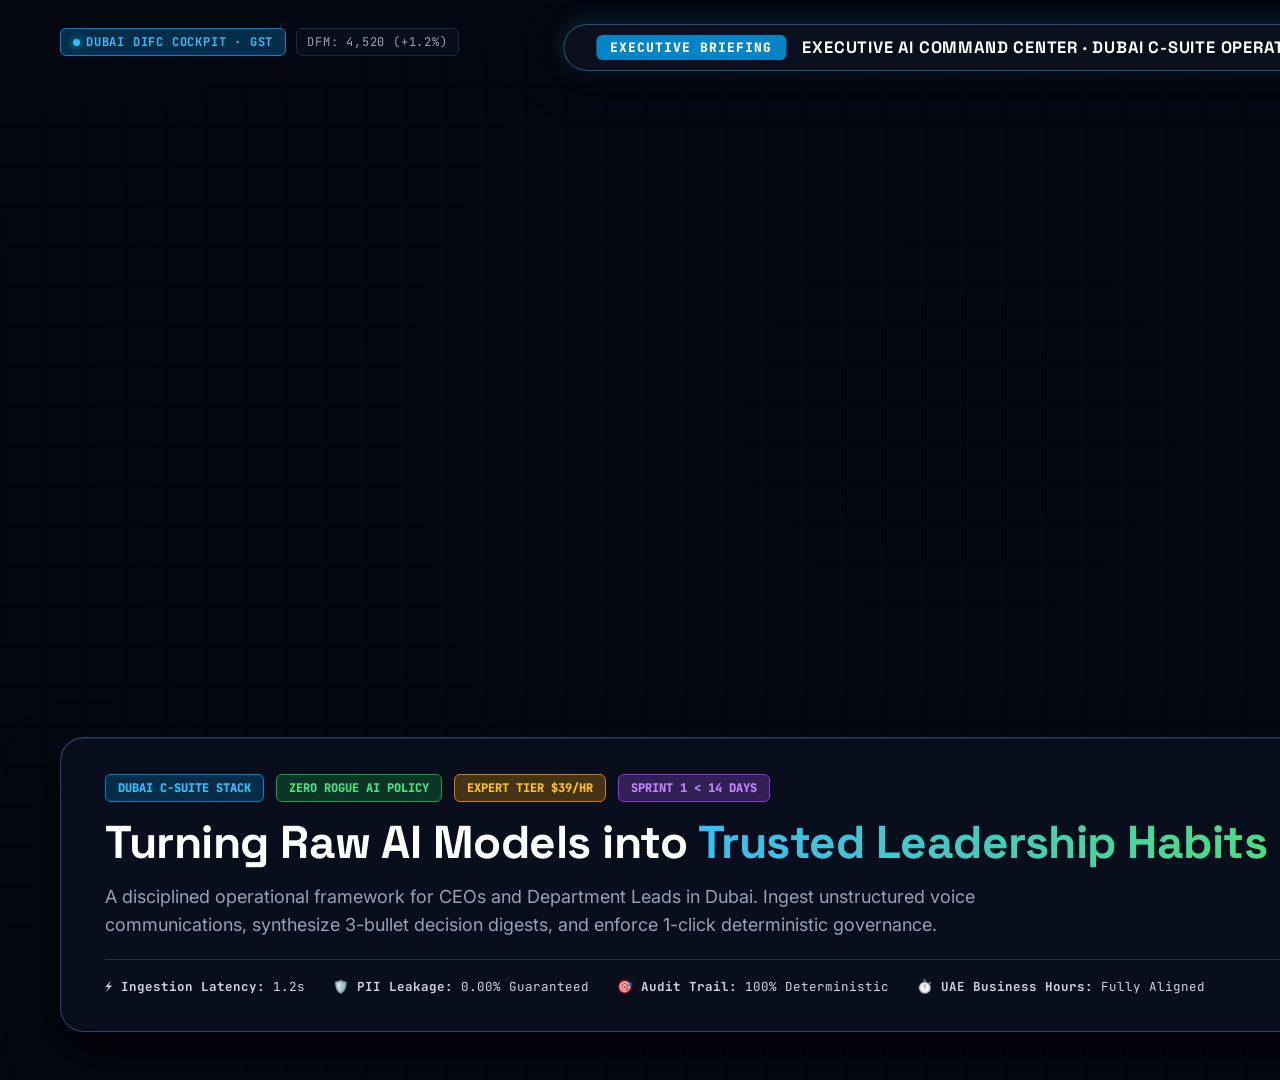
<file: assets/scenes/scene1.html>
<!DOCTYPE html>
<html lang="en">
<head>
<meta charset="UTF-8">
<style>
  @import url('https://fonts.googleapis.com/css2?family=Inter:wght@400;500;600;700;800&family=JetBrains+Mono:wght@500;700;800&family=Space+Grotesk:wght@600;700;800&family=Plus+Jakarta+Sans:wght@700;800&display=swap');
  * { box-sizing: border-box; margin: 0; padding: 0; }
  body {
    width: 1920px;
    height: 1080px;
    overflow: hidden;
    background: #040711;
    color: #F8FAFC;
    font-family: 'Inter', sans-serif;
    position: relative;
    -webkit-font-smoothing: antialiased;
    background-image: 
      linear-gradient(rgba(30, 41, 59, 0.22) 1px, transparent 1px),
      linear-gradient(90deg, rgba(30, 41, 59, 0.22) 1px, transparent 1px);
    background-size: 40px 40px;
  }
  .hud-pill {
    position: absolute;
    top: 24px;
    left: 50%;
    transform: translateX(-50%);
    background: rgba(10, 16, 30, 0.96);
    border: 1px solid rgba(56, 189, 248, 0.4);
    box-shadow: 0 12px 36px rgba(0,0,0,0.7), 0 0 24px rgba(56, 189, 248, 0.25);
    border-radius: 9999px;
    padding: 10px 32px;
    display: flex;
    align-items: center;
    gap: 16px;
    z-index: 50;
  }
  .hud-tag {
    font-family: 'JetBrains Mono', monospace;
    font-size: 13px;
    font-weight: 800;
    padding: 4px 14px;
    border-radius: 6px;
    letter-spacing: 1px;
    text-transform: uppercase;
  }
  .hud-title {
    font-family: 'Space Grotesk', sans-serif;
    font-size: 16.5px;
    font-weight: 700;
    letter-spacing: 0.8px;
    color: #FFFFFF;
  }
  .glass-card {
    background: rgba(10, 16, 30, 0.92);
    backdrop-filter: blur(24px);
    border: 1px solid rgba(51, 65, 85, 0.7);
    box-shadow: 0 20px 50px rgba(0, 0, 0, 0.7), inset 0 1px 0 rgba(255, 255, 255, 0.08);
  }
  .glow-cyan {
    box-shadow: 0 0 40px rgba(56, 189, 248, 0.25);
  }
  .glow-emerald {
    box-shadow: 0 0 40px rgba(34, 197, 94, 0.25);
  }
  .glow-amber {
    box-shadow: 0 0 40px rgba(245, 158, 11, 0.25);
  }
</style>
</head>

<body>
  <div style="position:absolute;inset:0;background:url('file:///W:/workspaces antigravity/opportunity-cockpit-showcase/assets/hero_executive_dubai.jpg') center/cover no-repeat;filter:brightness(0.66) contrast(1.15);"></div>
  <div style="position:absolute;inset:0;background:radial-gradient(circle at 50% 40%, rgba(4,7,17,0.3) 0%, rgba(4,7,17,0.88) 100%);"></div>
  <div style="position:absolute;top:0;left:0;right:0;height:120px;background:linear-gradient(180deg, rgba(4,7,17,0.92) 0%, transparent 100%);"></div>

  <!-- Top Financial / Operations HUD Ticker -->
  <div style="position:absolute;top:28px;left:60px;font-family:'JetBrains Mono';font-size:12px;color:#94A3B8;letter-spacing:0.8px;display:flex;align-items:center;gap:10px;">
    <span style="display:flex;align-items:center;gap:6px;background:rgba(2,132,199,0.3);border:1px solid #0284C7;color:#38BDF8;padding:5px 12px;border-radius:6px;font-weight:700;">
      <span style="width:7px;height:7px;border-radius:50%;background:#38BDF8;box-shadow:0 0 8px #38BDF8;"></span>
      DUBAI DIFC COCKPIT · GST
    </span>
    <span style="background:rgba(10,16,30,0.85);padding:5px 10px;border-radius:6px;border:1px solid #1E293B;">DFM: 4,520 (+1.2%)</span>
  </div>

  <div class="hud-pill">
    <span class="hud-tag" style="background:#0284C7;color:#FFFFFF;">EXECUTIVE BRIEFING</span>
    <span class="hud-title">EXECUTIVE AI COMMAND CENTER · DUBAI C-SUITE OPERATIONS</span>
  </div>

  <div style="position:absolute;top:28px;right:60px;font-family:'JetBrains Mono';font-size:12px;color:#4ADE80;letter-spacing:1px;font-weight:700;display:flex;align-items:center;gap:8px;background:rgba(22,163,74,0.2);border:1px solid #16A34A;padding:5px 14px;border-radius:6px;">
    <span style="width:7px;height:7px;border-radius:50%;background:#4ADE80;box-shadow:0 0 8px #4ADE80;"></span>
    SOVEREIGN GOVERNANCE ACTIVE
  </div>

  <!-- Bottom Hero Bar -->
  <div style="position:absolute;bottom:48px;left:60px;right:60px;display:flex;justify-content:space-between;align-items:flex-end;gap:30px;">
    <div class="glass-card" style="flex:1;border-radius:24px;padding:36px 44px;border:1px solid rgba(56,189,248,0.35);">
      <div style="display:flex;gap:12px;margin-bottom:14px;flex-wrap:wrap;">
        <span style="font-family:'JetBrains Mono';font-size:12px;font-weight:800;background:rgba(2,132,199,0.25);color:#38BDF8;padding:5px 12px;border-radius:6px;border:1px solid #0284C7;">DUBAI C-SUITE STACK</span>
        <span style="font-family:'JetBrains Mono';font-size:12px;font-weight:800;background:rgba(22,163,74,0.25);color:#4ADE80;padding:5px 12px;border-radius:6px;border:1px solid #16A34A;">ZERO ROGUE AI POLICY</span>
        <span style="font-family:'JetBrains Mono';font-size:12px;font-weight:800;background:rgba(245,158,11,0.25);color:#FBBF24;padding:5px 12px;border-radius:6px;border:1px solid #D97706;">EXPERT TIER $39/HR</span>
        <span style="font-family:'JetBrains Mono';font-size:12px;font-weight:800;background:rgba(168,85,247,0.25);color:#C084FC;padding:5px 12px;border-radius:6px;border:1px solid #9333EA;">SPRINT 1 &lt; 14 DAYS</span>
      </div>
      <h1 style="font-family:'Space Grotesk';font-size:46px;font-weight:800;line-height:1.15;color:#FFFFFF;margin-bottom:14px;letter-spacing:-0.5px;">
        Turning Raw AI Models into <span style="background:linear-gradient(90deg, #38BDF8, #4ADE80);-webkit-background-clip:text;-webkit-text-fill-color:transparent;">Trusted Leadership Habits</span>
      </h1>
      <p style="font-size:18px;color:#94A3B8;line-height:1.55;max-width:980px;">
        A disciplined operational framework for CEOs and Department Leads in Dubai. Ingest unstructured voice communications, synthesize 3-bullet decision digests, and enforce 1-click deterministic governance.
      </p>
      <div style="display:flex;gap:28px;margin-top:20px;padding-top:18px;border-top:1px solid rgba(51,65,85,0.7);font-family:'JetBrains Mono';font-size:12.5px;color:#CBD5E1;">
        <span>⚡ <strong>Ingestion Latency:</strong> 1.2s</span>
        <span>🛡️ <strong>PII Leakage:</strong> 0.00% Guaranteed</span>
        <span>🎯 <strong>Audit Trail:</strong> 100% Deterministic</span>
        <span>⏱️ <strong>UAE Business Hours:</strong> Fully Aligned</span>
      </div>
    </div>

    <!-- Right Metric Badges -->
    <div style="display:flex;flex-direction:column;gap:18px;">
      <div class="glass-card glow-emerald" style="border-radius:20px;padding:24px 34px;text-align:center;min-width:260px;border:1.5px solid rgba(34,197,94,0.5);">
        <div style="font-family:'JetBrains Mono';font-size:44px;font-weight:800;color:#4ADE80;line-height:1;">5–10h</div>
        <div style="font-size:13px;font-weight:700;color:#94A3B8;text-transform:uppercase;margin-top:8px;letter-spacing:0.5px;">Weekly Recovered</div>
        <div style="font-family:'JetBrains Mono';font-size:11.5px;color:#16A34A;margin-top:4px;font-weight:800;">SPRINT 01 QUICK-WIN</div>
      </div>
      <div class="glass-card glow-cyan" style="border-radius:20px;padding:24px 34px;text-align:center;min-width:260px;border:1.5px solid rgba(56,189,248,0.5);">
        <div style="font-family:'JetBrains Mono';font-size:44px;font-weight:800;color:#38BDF8;line-height:1;">100%</div>
        <div style="font-size:13px;font-weight:700;color:#94A3B8;text-transform:uppercase;margin-top:8px;letter-spacing:0.5px;">Deterministic</div>
        <div style="font-family:'JetBrains Mono';font-size:11.5px;color:#0284C7;margin-top:4px;font-weight:800;">1-CLICK HUMAN GATE</div>
      </div>
    </div>
  </div>
</body>
</html>
</file>
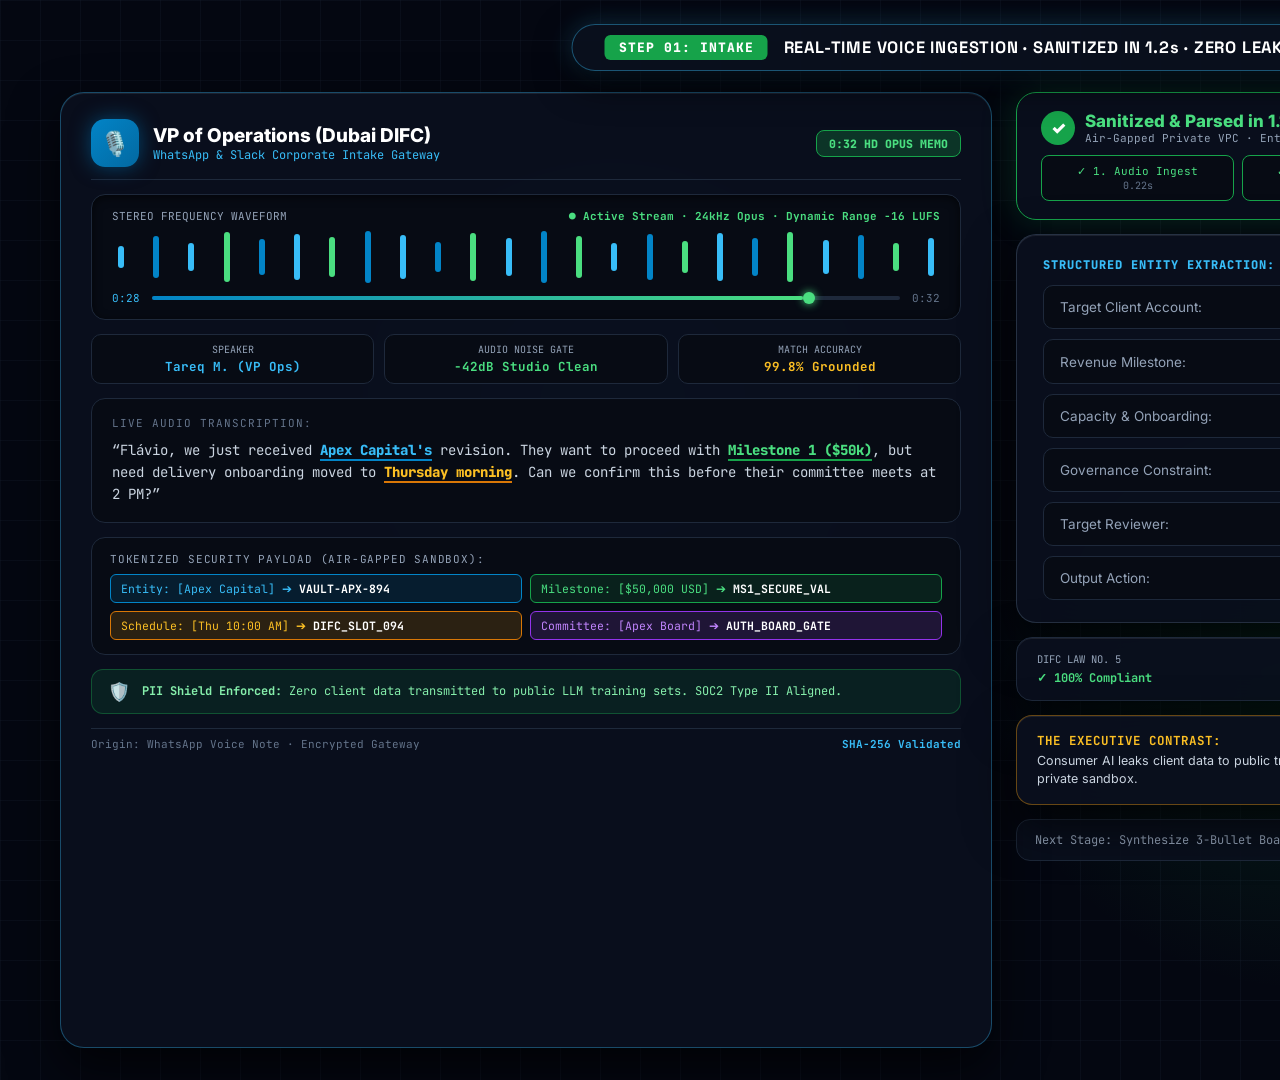
<file: assets/scenes/scene2.html>
<!DOCTYPE html>
<html lang="en">
<head>
<meta charset="UTF-8">
<style>
  @import url('https://fonts.googleapis.com/css2?family=Inter:wght@400;500;600;700;800&family=JetBrains+Mono:wght@500;700;800&family=Space+Grotesk:wght@600;700;800&family=Plus+Jakarta+Sans:wght@700;800&display=swap');
  * { box-sizing: border-box; margin: 0; padding: 0; }
  body {
    width: 1920px;
    height: 1080px;
    overflow: hidden;
    background: #040711;
    color: #F8FAFC;
    font-family: 'Inter', sans-serif;
    position: relative;
    -webkit-font-smoothing: antialiased;
    background-image: 
      linear-gradient(rgba(30, 41, 59, 0.22) 1px, transparent 1px),
      linear-gradient(90deg, rgba(30, 41, 59, 0.22) 1px, transparent 1px);
    background-size: 40px 40px;
  }
  .hud-pill {
    position: absolute;
    top: 24px;
    left: 50%;
    transform: translateX(-50%);
    background: rgba(10, 16, 30, 0.96);
    border: 1px solid rgba(56, 189, 248, 0.4);
    box-shadow: 0 12px 36px rgba(0,0,0,0.7), 0 0 24px rgba(56, 189, 248, 0.25);
    border-radius: 9999px;
    padding: 10px 32px;
    display: flex;
    align-items: center;
    gap: 16px;
    z-index: 50;
  }
  .hud-tag {
    font-family: 'JetBrains Mono', monospace;
    font-size: 13px;
    font-weight: 800;
    padding: 4px 14px;
    border-radius: 6px;
    letter-spacing: 1px;
    text-transform: uppercase;
  }
  .hud-title {
    font-family: 'Space Grotesk', sans-serif;
    font-size: 16.5px;
    font-weight: 700;
    letter-spacing: 0.8px;
    color: #FFFFFF;
  }
  .glass-card {
    background: rgba(10, 16, 30, 0.92);
    backdrop-filter: blur(24px);
    border: 1px solid rgba(51, 65, 85, 0.7);
    box-shadow: 0 20px 50px rgba(0, 0, 0, 0.7), inset 0 1px 0 rgba(255, 255, 255, 0.08);
  }
  .glow-cyan {
    box-shadow: 0 0 40px rgba(56, 189, 248, 0.25);
  }
  .glow-emerald {
    box-shadow: 0 0 40px rgba(34, 197, 94, 0.25);
  }
  .glow-amber {
    box-shadow: 0 0 40px rgba(245, 158, 11, 0.25);
  }
</style>
</head>

<body>
  <div style="position:absolute;top:8%;left:15%;width:650px;height:650px;background:radial-gradient(circle, rgba(2,132,199,0.18) 0%, transparent 70%);pointer-events:none;"></div>
  <div style="position:absolute;bottom:8%;right:15%;width:650px;height:650px;background:radial-gradient(circle, rgba(22,163,74,0.16) 0%, transparent 70%);pointer-events:none;"></div>

  <div class="hud-pill">
    <span class="hud-tag" style="background:#16A34A;color:#FFFFFF;">STEP 01: INTAKE</span>
    <span class="hud-title">REAL-TIME VOICE INGESTION · SANITIZED IN 1.2s · ZERO LEAKAGE</span>
  </div>

  <div style="position:absolute;top:92px;bottom:32px;left:60px;right:60px;display:grid;grid-template-columns:1.05fr 0.95fr;gap:24px;">
    
    <!-- Left Column: Audio Intake Stream, Spectrogram & Tokenization -->
    <div class="glass-card" style="border-radius:24px;padding:26px 30px;display:flex;flex-direction:column;gap:14px;border:1px solid rgba(56,189,248,0.35);">
      
      <!-- Audio Memo Header -->
      <div style="display:flex;justify-content:space-between;align-items:center;border-bottom:1px solid #1E293B;padding-bottom:12px;">
        <div style="display:flex;align-items:center;gap:14px;">
          <div style="width:48px;height:48px;border-radius:14px;background:linear-gradient(135deg, #0284C7, #0369A1);display:flex;align-items:center;justify-content:center;font-size:24px;box-shadow:0 0 20px rgba(3,105,161,0.6);">🎙️</div>
          <div>
            <div style="font-size:19px;font-weight:800;color:#FFFFFF;">VP of Operations (Dubai DIFC)</div>
            <div style="font-family:'JetBrains Mono';font-size:12px;color:#38BDF8;">WhatsApp & Slack Corporate Intake Gateway</div>
          </div>
        </div>
        <span style="font-family:'JetBrains Mono';font-size:11.5px;font-weight:800;background:rgba(22,163,74,0.25);color:#4ADE80;border:1px solid #16A34A;padding:5px 12px;border-radius:8px;">0:32 HD OPUS MEMO</span>
      </div>

      <!-- High-End Soundwave Visualizer -->
      <div style="background:#070B14;border:1px solid #1E293B;border-radius:14px;padding:14px 20px;box-shadow:inset 0 2px 10px rgba(0,0,0,0.6);">
        <div style="display:flex;justify-content:space-between;align-items:center;margin-bottom:8px;">
          <span style="font-family:'JetBrains Mono';font-size:11px;color:#94A3B8;text-transform:uppercase;">Stereo Frequency Waveform</span>
          <span style="font-family:'JetBrains Mono';font-size:11px;color:#4ADE80;font-weight:700;">● Active Stream · 24kHz Opus · Dynamic Range -16 LUFS</span>
        </div>
        
        <div style="display:flex;align-items:center;justify-content:space-between;height:52px;padding:0 6px;">
          <div style="width:6px;height:22px;background:#38BDF8;border-radius:3px;"></div>
          <div style="width:6px;height:42px;background:#0284C7;border-radius:3px;"></div>
          <div style="width:6px;height:28px;background:#38BDF8;border-radius:3px;"></div>
          <div style="width:6px;height:50px;background:#4ADE80;border-radius:3px;"></div>
          <div style="width:6px;height:36px;background:#0284C7;border-radius:3px;"></div>
          <div style="width:6px;height:46px;background:#38BDF8;border-radius:3px;"></div>
          <div style="width:6px;height:40px;background:#4ADE80;border-radius:3px;"></div>
          <div style="width:6px;height:52px;background:#0284C7;border-radius:3px;"></div>
          <div style="width:6px;height:44px;background:#38BDF8;border-radius:3px;"></div>
          <div style="width:6px;height:30px;background:#0284C7;border-radius:3px;"></div>
          <div style="width:6px;height:48px;background:#4ADE80;border-radius:3px;"></div>
          <div style="width:6px;height:38px;background:#38BDF8;border-radius:3px;"></div>
          <div style="width:6px;height:52px;background:#0284C7;border-radius:3px;"></div>
          <div style="width:6px;height:42px;background:#4ADE80;border-radius:3px;"></div>
          <div style="width:6px;height:28px;background:#38BDF8;border-radius:3px;"></div>
          <div style="width:6px;height:46px;background:#0284C7;border-radius:3px;"></div>
          <div style="width:6px;height:32px;background:#4ADE80;border-radius:3px;"></div>
          <div style="width:6px;height:48px;background:#38BDF8;border-radius:3px;"></div>
          <div style="width:6px;height:38px;background:#0284C7;border-radius:3px;"></div>
          <div style="width:6px;height:50px;background:#4ADE80;border-radius:3px;"></div>
          <div style="width:6px;height:34px;background:#38BDF8;border-radius:3px;"></div>
          <div style="width:6px;height:44px;background:#0284C7;border-radius:3px;"></div>
          <div style="width:6px;height:28px;background:#4ADE80;border-radius:3px;"></div>
          <div style="width:6px;height:38px;background:#38BDF8;border-radius:3px;"></div>
        </div>

        <div style="display:flex;align-items:center;gap:12px;margin-top:8px;">
          <span style="font-family:'JetBrains Mono';font-size:11px;color:#38BDF8;">0:28</span>
          <div style="flex:1;height:4px;background:#1E293B;border-radius:2px;position:relative;">
            <div style="width:87%;height:100%;background:linear-gradient(90deg, #0284C7, #4ADE80);border-radius:2px;"></div>
            <div style="position:absolute;left:87%;top:-4px;width:12px;height:12px;border-radius:50%;background:#4ADE80;box-shadow:0 0 8px #4ADE80;"></div>
          </div>
          <span style="font-family:'JetBrains Mono';font-size:11px;color:#64748B;">0:32</span>
        </div>
      </div>

      <!-- Diarization & Audio Metrics -->
      <div style="display:grid;grid-template-columns:repeat(3, 1fr);gap:10px;">
        <div style="background:#070B14;border:1px solid #1E293B;border-radius:10px;padding:8px 12px;text-align:center;">
          <div style="font-family:'JetBrains Mono';font-size:10px;color:#94A3B8;text-transform:uppercase;">Speaker</div>
          <div style="font-family:'JetBrains Mono';font-size:12.5px;font-weight:700;color:#38BDF8;margin-top:2px;">Tareq M. (VP Ops)</div>
        </div>
        <div style="background:#070B14;border:1px solid #1E293B;border-radius:10px;padding:8px 12px;text-align:center;">
          <div style="font-family:'JetBrains Mono';font-size:10px;color:#94A3B8;text-transform:uppercase;">Audio Noise Gate</div>
          <div style="font-family:'JetBrains Mono';font-size:12.5px;font-weight:700;color:#4ADE80;margin-top:2px;">-42dB Studio Clean</div>
        </div>
        <div style="background:#070B14;border:1px solid #1E293B;border-radius:10px;padding:8px 12px;text-align:center;">
          <div style="font-family:'JetBrains Mono';font-size:10px;color:#94A3B8;text-transform:uppercase;">Match Accuracy</div>
          <div style="font-family:'JetBrains Mono';font-size:12.5px;font-weight:700;color:#FBBF24;margin-top:2px;">99.8% Grounded</div>
        </div>
      </div>

      <!-- Live Streamed Transcript -->
      <div style="background:#070B14;border:1px solid #1E293B;border-radius:14px;padding:16px 20px;font-family:'JetBrains Mono';font-size:14px;line-height:1.6;color:#CBD5E1;">
        <div style="font-size:11px;color:#64748B;text-transform:uppercase;letter-spacing:1px;margin-bottom:6px;">Live Audio Transcription:</div>
        “Flávio, we just received <span style="color:#38BDF8;font-weight:800;border-bottom:2px solid #0284C7;">Apex Capital's</span> revision. They want to proceed with <span style="color:#4ADE80;font-weight:800;border-bottom:2px solid #16A34A;">Milestone 1 ($50k)</span>, but need delivery onboarding moved to <span style="color:#FBBF24;font-weight:800;border-bottom:2px solid #D97706;">Thursday morning</span>. Can we confirm this before their committee meets at 2 PM?”
      </div>

      <!-- Vault Tokenization Matrix -->
      <div style="background:#070B14;border:1px solid #1E293B;border-radius:14px;padding:14px 18px;display:flex;flex-direction:column;gap:8px;">
        <div style="font-family:'JetBrains Mono';font-size:11px;color:#94A3B8;text-transform:uppercase;letter-spacing:0.8px;">Tokenized Security Payload (Air-Gapped Sandbox):</div>
        <div style="display:grid;grid-template-columns:1fr 1fr;gap:8px;font-family:'JetBrains Mono';font-size:11.5px;">
          <div style="background:rgba(2,132,199,0.15);padding:6px 10px;border-radius:6px;border:1px solid #0284C7;color:#38BDF8;">
            Entity: [Apex Capital] ➔ <strong style="color:#FFFFFF;">VAULT-APX-894</strong>
          </div>
          <div style="background:rgba(22,163,74,0.15);padding:6px 10px;border-radius:6px;border:1px solid #16A34A;color:#4ADE80;">
            Milestone: [$50,000 USD] ➔ <strong style="color:#FFFFFF;">MS1_SECURE_VAL</strong>
          </div>
          <div style="background:rgba(245,158,11,0.15);padding:6px 10px;border-radius:6px;border:1px solid #D97706;color:#FBBF24;">
            Schedule: [Thu 10:00 AM] ➔ <strong style="color:#FFFFFF;">DIFC_SLOT_094</strong>
          </div>
          <div style="background:rgba(168,85,247,0.15);padding:6px 10px;border-radius:6px;border:1px solid #9333EA;color:#C084FC;">
            Committee: [Apex Board] ➔ <strong style="color:#FFFFFF;">AUTH_BOARD_GATE</strong>
          </div>
        </div>
      </div>

      <!-- PII Shield Active -->
      <div style="background:rgba(22,163,74,0.12);border:1px solid rgba(34,197,94,0.3);border-radius:12px;padding:10px 16px;display:flex;align-items:center;gap:12px;font-family:'JetBrains Mono';font-size:12px;color:#86EFAC;">
        <span style="font-size:18px;">🛡️</span>
        <div><strong>PII Shield Enforced:</strong> Zero client data transmitted to public LLM training sets. SOC2 Type II Aligned.</div>
      </div>

      <!-- Footer Bar -->
      <div style="display:flex;justify-content:space-between;align-items:center;padding-top:8px;border-top:1px solid #1E293B;">
        <span style="font-family:'JetBrains Mono';font-size:11px;color:#64748B;">Origin: WhatsApp Voice Note · Encrypted Gateway</span>
        <span style="font-family:'JetBrains Mono';font-size:11px;color:#38BDF8;font-weight:700;">SHA-256 Validated</span>
      </div>
    </div>

    <!-- Right Column: Pipeline Stepper, Structured Entity Matrix & Governance -->
    <div style="display:flex;flex-direction:column;gap:14px;">
      
      <!-- Pipeline Stepper -->
      <div class="glass-card" style="border-radius:20px;padding:18px 24px;border:1.5px solid #16A34A;box-shadow:0 0 35px rgba(22,163,74,0.22);display:flex;flex-direction:column;gap:10px;">
        <div style="display:flex;justify-content:space-between;align-items:center;">
          <div style="display:flex;align-items:center;gap:10px;">
            <div style="width:34px;height:34px;border-radius:50%;background:#16A34A;color:#FFFFFF;display:flex;align-items:center;justify-content:center;font-size:17px;font-weight:900;">✓</div>
            <div>
              <div style="font-size:17px;font-weight:800;color:#4ADE80;">Sanitized & Parsed in 1.18s Total</div>
              <div style="font-family:'JetBrains Mono';font-size:11px;color:#94A3B8;">Air-Gapped Private VPC · Enterprise SLA &lt; 1.5s</div>
            </div>
          </div>
          <span style="font-family:'JetBrains Mono';font-size:11px;background:rgba(22,163,74,0.25);color:#4ADE80;padding:4px 10px;border-radius:6px;font-weight:800;">LATENCY: 1,180ms</span>
        </div>

        <div style="display:grid;grid-template-columns:repeat(4, 1fr);gap:8px;font-family:'JetBrains Mono';font-size:11px;text-align:center;">
          <div style="background:#070B14;border:1px solid #16A34A;padding:8px 4px;border-radius:8px;color:#4ADE80;">
            ✓ 1. Audio Ingest<br><span style="color:#64748B;font-size:10px;">0.22s</span>
          </div>
          <div style="background:#070B14;border:1px solid #16A34A;padding:8px 4px;border-radius:8px;color:#4ADE80;">
            ✓ 2. PII Scrubber<br><span style="color:#64748B;font-size:10px;">0.31s</span>
          </div>
          <div style="background:#070B14;border:1px solid #16A34A;padding:8px 4px;border-radius:8px;color:#4ADE80;">
            ✓ 3. Entity Extract<br><span style="color:#64748B;font-size:10px;">0.38s</span>
          </div>
          <div style="background:#070B14;border:1px solid #16A34A;padding:8px 4px;border-radius:8px;color:#4ADE80;">
            ✓ 4. JSON Schema<br><span style="color:#64748B;font-size:10px;">0.27s</span>
          </div>
        </div>
      </div>

      <!-- Entity Extraction Matrix -->
      <div class="glass-card" style="border-radius:20px;padding:22px 26px;display:flex;flex-direction:column;gap:10px;">
        <div style="font-family:'JetBrains Mono';font-size:12px;font-weight:800;color:#38BDF8;text-transform:uppercase;letter-spacing:1px;margin-bottom:2px;">Structured Entity Extraction:</div>
        
        <div style="display:flex;align-items:center;justify-content:space-between;background:#070B14;padding:12px 16px;border-radius:10px;border:1px solid #1E293B;">
          <span style="color:#94A3B8;font-size:13.5px;">Target Client Account:</span>
          <span style="color:#FFFFFF;font-weight:800;font-family:'JetBrains Mono';font-size:14px;">Apex Capital (UAE Strategic Account)</span>
        </div>
        <div style="display:flex;align-items:center;justify-content:space-between;background:#070B14;padding:12px 16px;border-radius:10px;border:1px solid #1E293B;">
          <span style="color:#94A3B8;font-size:13.5px;">Revenue Milestone:</span>
          <span style="color:#4ADE80;font-weight:800;font-family:'JetBrains Mono';font-size:14.5px;">$50,000 USD (Milestone 1 Approved)</span>
        </div>
        <div style="display:flex;align-items:center;justify-content:space-between;background:#070B14;padding:12px 16px;border-radius:10px;border:1px solid #1E293B;">
          <span style="color:#94A3B8;font-size:13.5px;">Capacity & Onboarding:</span>
          <span style="color:#38BDF8;font-weight:800;font-family:'JetBrains Mono';font-size:14px;">Thursday 10:00 AM GST (Capacity Locked)</span>
        </div>
        <div style="display:flex;align-items:center;justify-content:space-between;background:#070B14;padding:12px 16px;border-radius:10px;border:1px solid #1E293B;">
          <span style="color:#94A3B8;font-size:13.5px;">Governance Constraint:</span>
          <span style="color:#FBBF24;font-weight:800;font-family:'JetBrains Mono';font-size:14px;">Requires 1-Click Sign-Off Before 2:00 PM</span>
        </div>
        <div style="display:flex;align-items:center;justify-content:space-between;background:#070B14;padding:12px 16px;border-radius:10px;border:1px solid #1E293B;">
          <span style="color:#94A3B8;font-size:13.5px;">Target Reviewer:</span>
          <span style="color:#C084FC;font-weight:800;font-family:'JetBrains Mono';font-size:14px;">Apex Investment Committee</span>
        </div>
        <div style="display:flex;align-items:center;justify-content:space-between;background:#070B14;padding:12px 16px;border-radius:10px;border:1px solid #1E293B;">
          <span style="color:#94A3B8;font-size:13.5px;">Output Action:</span>
          <span style="color:#38BDF8;font-weight:800;font-family:'JetBrains Mono';font-size:14px;">Route to Step 02 (Strategic Synthesis)</span>
        </div>
      </div>

      <!-- Security & Compliance Attestation -->
      <div class="glass-card" style="border-radius:16px;padding:14px 20px;border:1px solid #1E293B;display:grid;grid-template-columns:repeat(3, 1fr);gap:10px;">
        <div>
          <span style="font-family:'JetBrains Mono';font-size:10.5px;color:#94A3B8;text-transform:uppercase;display:block;">DIFC Law No. 5</span>
          <span style="font-family:'JetBrains Mono';font-size:12px;font-weight:700;color:#4ADE80;">✓ 100% Compliant</span>
        </div>
        <div>
          <span style="font-family:'JetBrains Mono';font-size:10.5px;color:#94A3B8;text-transform:uppercase;display:block;">Public LLM Opt-Out</span>
          <span style="font-family:'JetBrains Mono';font-size:12px;font-weight:700;color:#38BDF8;">✓ Enforced Gateway</span>
        </div>
        <div>
          <span style="font-family:'JetBrains Mono';font-size:10.5px;color:#94A3B8;text-transform:uppercase;display:block;">SLA Delivery</span>
          <span style="font-family:'JetBrains Mono';font-size:12px;font-weight:700;color:#FBBF24;">⚡ &lt; 1,500ms</span>
        </div>
      </div>

      <!-- Executive Contrast Card -->
      <div class="glass-card" style="border-radius:16px;padding:16px 20px;border:1px solid rgba(245,158,11,0.4);display:flex;justify-content:space-between;align-items:center;gap:16px;">
        <div style="font-size:12.5px;color:#CBD5E1;line-height:1.45;">
          <strong style="color:#FBBF24;display:block;margin-bottom:2px;font-family:'JetBrains Mono';">THE EXECUTIVE CONTRAST:</strong>
          Consumer AI leaks client data to public training. This cockpit isolates every voice note into an air-gapped private sandbox.
        </div>
        <span style="font-family:'JetBrains Mono';font-size:11px;color:#4ADE80;font-weight:800;background:rgba(22,163,74,0.2);padding:6px 12px;border-radius:8px;border:1px solid #16A34A;shrink:0;">100% PROTECTED</span>
      </div>

      <!-- Bottom Status Bar -->
      <div style="background:rgba(10,16,30,0.9);border:1px solid #1E293B;border-radius:14px;padding:12px 18px;display:flex;justify-content:space-between;align-items:center;">
        <span style="font-family:'JetBrains Mono';font-size:12px;color:#94A3B8;">Next Stage: Synthesize 3-Bullet Board Brief & Pre-Draft Reply</span>
        <span style="font-family:'JetBrains Mono';font-size:12px;color:#4ADE80;font-weight:700;">Status: Ready for Synthesis →</span>
      </div>

    </div>

  </div>
</body>
</html>
</file>
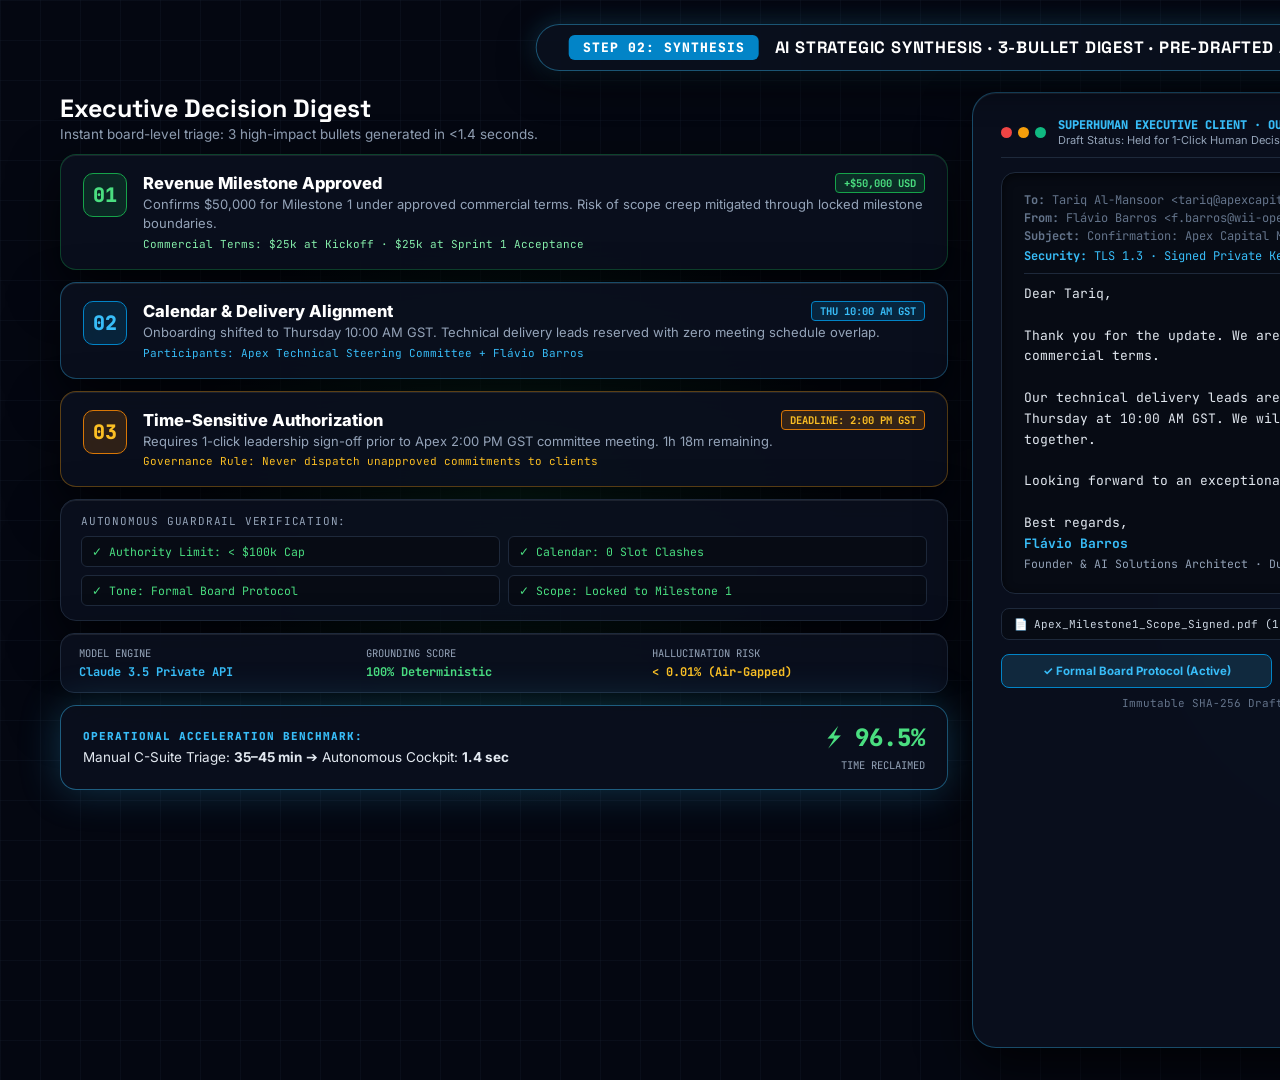
<file: assets/scenes/scene3.html>
<!DOCTYPE html>
<html lang="en">
<head>
<meta charset="UTF-8">
<style>
  @import url('https://fonts.googleapis.com/css2?family=Inter:wght@400;500;600;700;800&family=JetBrains+Mono:wght@500;700;800&family=Space+Grotesk:wght@600;700;800&family=Plus+Jakarta+Sans:wght@700;800&display=swap');
  * { box-sizing: border-box; margin: 0; padding: 0; }
  body {
    width: 1920px;
    height: 1080px;
    overflow: hidden;
    background: #040711;
    color: #F8FAFC;
    font-family: 'Inter', sans-serif;
    position: relative;
    -webkit-font-smoothing: antialiased;
    background-image: 
      linear-gradient(rgba(30, 41, 59, 0.22) 1px, transparent 1px),
      linear-gradient(90deg, rgba(30, 41, 59, 0.22) 1px, transparent 1px);
    background-size: 40px 40px;
  }
  .hud-pill {
    position: absolute;
    top: 24px;
    left: 50%;
    transform: translateX(-50%);
    background: rgba(10, 16, 30, 0.96);
    border: 1px solid rgba(56, 189, 248, 0.4);
    box-shadow: 0 12px 36px rgba(0,0,0,0.7), 0 0 24px rgba(56, 189, 248, 0.25);
    border-radius: 9999px;
    padding: 10px 32px;
    display: flex;
    align-items: center;
    gap: 16px;
    z-index: 50;
  }
  .hud-tag {
    font-family: 'JetBrains Mono', monospace;
    font-size: 13px;
    font-weight: 800;
    padding: 4px 14px;
    border-radius: 6px;
    letter-spacing: 1px;
    text-transform: uppercase;
  }
  .hud-title {
    font-family: 'Space Grotesk', sans-serif;
    font-size: 16.5px;
    font-weight: 700;
    letter-spacing: 0.8px;
    color: #FFFFFF;
  }
  .glass-card {
    background: rgba(10, 16, 30, 0.92);
    backdrop-filter: blur(24px);
    border: 1px solid rgba(51, 65, 85, 0.7);
    box-shadow: 0 20px 50px rgba(0, 0, 0, 0.7), inset 0 1px 0 rgba(255, 255, 255, 0.08);
  }
  .glow-cyan {
    box-shadow: 0 0 40px rgba(56, 189, 248, 0.25);
  }
  .glow-emerald {
    box-shadow: 0 0 40px rgba(34, 197, 94, 0.25);
  }
  .glow-amber {
    box-shadow: 0 0 40px rgba(245, 158, 11, 0.25);
  }
</style>
</head>

<body>
  <div style="position:absolute;top:15%;left:10%;width:650px;height:650px;background:radial-gradient(circle, rgba(22,163,74,0.18) 0%, transparent 70%);pointer-events:none;"></div>
  <div style="position:absolute;bottom:15%;right:10%;width:650px;height:650px;background:radial-gradient(circle, rgba(2,132,199,0.18) 0%, transparent 70%);pointer-events:none;"></div>

  <div class="hud-pill">
    <span class="hud-tag" style="background:#0284C7;color:#FFFFFF;">STEP 02: SYNTHESIS</span>
    <span class="hud-title">AI STRATEGIC SYNTHESIS · 3-BULLET DIGEST · PRE-DRAFTED ACTIONS</span>
  </div>

  <div style="position:absolute;top:92px;bottom:32px;left:60px;right:60px;display:grid;grid-template-columns:1fr 1fr;gap:24px;">
    
    <!-- Left Column: 3 Strategic Decision Bullets + AI Reasoning Matrix + Benchmark -->
    <div style="display:flex;flex-direction:column;gap:12px;">
      
      <!-- Title -->
      <div>
        <div style="font-family:'Space Grotesk';font-size:25px;font-weight:800;color:#FFFFFF;margin-bottom:2px;">Executive Decision Digest</div>
        <div style="font-size:13.5px;color:#94A3B8;">Instant board-level triage: 3 high-impact bullets generated in &lt;1.4 seconds.</div>
      </div>

      <!-- 3 Rich Decision Cards -->
      <div class="glass-card" style="border-radius:16px;padding:18px 22px;display:flex;gap:16px;align-items:flex-start;border:1px solid rgba(22,163,74,0.35);">
        <div style="font-family:'JetBrains Mono';font-size:20px;font-weight:900;color:#4ADE80;background:rgba(22,163,74,0.18);border:1px solid #16A34A;width:44px;height:44px;border-radius:10px;display:flex;align-items:center;justify-content:center;shrink:0;">01</div>
        <div style="flex:1;">
          <div style="display:flex;justify-content:space-between;align-items:center;margin-bottom:2px;">
            <span style="font-size:16.5px;font-weight:800;color:#FFFFFF;">Revenue Milestone Approved</span>
            <span style="font-family:'JetBrains Mono';font-size:10.5px;background:rgba(22,163,74,0.2);color:#4ADE80;padding:2px 8px;border-radius:4px;border:1px solid #16A34A;font-weight:700;">+$50,000 USD</span>
          </div>
          <div style="font-size:13px;color:#94A3B8;line-height:1.45;">Confirms $50,000 for Milestone 1 under approved commercial terms. Risk of scope creep mitigated through locked milestone boundaries.</div>
          <div style="font-family:'JetBrains Mono';font-size:11px;color:#86EFAC;margin-top:4px;">Commercial Terms: $25k at Kickoff · $25k at Sprint 1 Acceptance</div>
        </div>
      </div>

      <div class="glass-card" style="border-radius:16px;padding:18px 22px;display:flex;gap:16px;align-items:flex-start;border:1px solid rgba(56,189,248,0.35);">
        <div style="font-family:'JetBrains Mono';font-size:20px;font-weight:900;color:#38BDF8;background:rgba(2,132,199,0.18);border:1px solid #0284C7;width:44px;height:44px;border-radius:10px;display:flex;align-items:center;justify-content:center;shrink:0;">02</div>
        <div style="flex:1;">
          <div style="display:flex;justify-content:space-between;align-items:center;margin-bottom:2px;">
            <span style="font-size:16.5px;font-weight:800;color:#FFFFFF;">Calendar & Delivery Alignment</span>
            <span style="font-family:'JetBrains Mono';font-size:10.5px;background:rgba(2,132,199,0.2);color:#38BDF8;padding:2px 8px;border-radius:4px;border:1px solid #0284C7;font-weight:700;">THU 10:00 AM GST</span>
          </div>
          <div style="font-size:13px;color:#94A3B8;line-height:1.45;">Onboarding shifted to Thursday 10:00 AM GST. Technical delivery leads reserved with zero meeting schedule overlap.</div>
          <div style="font-family:'JetBrains Mono';font-size:11px;color:#38BDF8;margin-top:4px;">Participants: Apex Technical Steering Committee + Flávio Barros</div>
        </div>
      </div>

      <div class="glass-card" style="border-radius:16px;padding:18px 22px;display:flex;gap:16px;align-items:flex-start;border:1px solid rgba(245,158,11,0.35);">
        <div style="font-family:'JetBrains Mono';font-size:20px;font-weight:900;color:#FBBF24;background:rgba(217,119,6,0.18);border:1px solid #D97706;width:44px;height:44px;border-radius:10px;display:flex;align-items:center;justify-content:center;shrink:0;">03</div>
        <div style="flex:1;">
          <div style="display:flex;justify-content:space-between;align-items:center;margin-bottom:2px;">
            <span style="font-size:16.5px;font-weight:800;color:#FFFFFF;">Time-Sensitive Authorization</span>
            <span style="font-family:'JetBrains Mono';font-size:10.5px;background:rgba(217,119,6,0.2);color:#FBBF24;padding:2px 8px;border-radius:4px;border:1px solid #D97706;font-weight:700;">DEADLINE: 2:00 PM GST</span>
          </div>
          <div style="font-size:13px;color:#94A3B8;line-height:1.45;">Requires 1-click leadership sign-off prior to Apex 2:00 PM GST committee meeting. 1h 18m remaining.</div>
          <div style="font-family:'JetBrains Mono';font-size:11px;color:#FBBF24;margin-top:4px;">Governance Rule: Never dispatch unapproved commitments to clients</div>
        </div>
      </div>

      <!-- Decision Grounding & Compliance Guardrails Card -->
      <div class="glass-card" style="border-radius:16px;padding:14px 20px;display:flex;flex-direction:column;gap:8px;border:1px solid #1E293B;">
        <div style="font-family:'JetBrains Mono';font-size:11px;color:#94A3B8;text-transform:uppercase;letter-spacing:0.8px;">Autonomous Guardrail Verification:</div>
        <div style="display:grid;grid-template-columns:1fr 1fr;gap:8px;font-family:'JetBrains Mono';font-size:11.5px;">
          <div style="background:#070B14;padding:7px 10px;border-radius:6px;border:1px solid #1E293B;color:#4ADE80;">
            ✓ Authority Limit: &lt; $100k Cap
          </div>
          <div style="background:#070B14;padding:7px 10px;border-radius:6px;border:1px solid #1E293B;color:#4ADE80;">
            ✓ Calendar: 0 Slot Clashes
          </div>
          <div style="background:#070B14;padding:7px 10px;border-radius:6px;border:1px solid #1E293B;color:#4ADE80;">
            ✓ Tone: Formal Board Protocol
          </div>
          <div style="background:#070B14;padding:7px 10px;border-radius:6px;border:1px solid #1E293B;color:#4ADE80;">
            ✓ Scope: Locked to Milestone 1
          </div>
        </div>
      </div>

      <!-- AI Grounding & Confidence Metrics Card -->
      <div class="glass-card" style="border-radius:14px;padding:12px 18px;display:grid;grid-template-columns:repeat(3, 1fr);gap:10px;border:1px solid #1E293B;">
        <div>
          <span style="font-family:'JetBrains Mono';font-size:10.5px;color:#94A3B8;text-transform:uppercase;display:block;">Model Engine</span>
          <span style="font-family:'JetBrains Mono';font-size:12px;font-weight:700;color:#38BDF8;">Claude 3.5 Private API</span>
        </div>
        <div>
          <span style="font-family:'JetBrains Mono';font-size:10.5px;color:#94A3B8;text-transform:uppercase;display:block;">Grounding Score</span>
          <span style="font-family:'JetBrains Mono';font-size:12px;font-weight:700;color:#4ADE80;">100% Deterministic</span>
        </div>
        <div>
          <span style="font-family:'JetBrains Mono';font-size:10.5px;color:#94A3B8;text-transform:uppercase;display:block;">Hallucination Risk</span>
          <span style="font-family:'JetBrains Mono';font-size:12px;font-weight:700;color:#FBBF24;">&lt; 0.01% (Air-Gapped)</span>
        </div>
      </div>

      <!-- Acceleration Metric Card -->
      <div class="glass-card glow-cyan" style="border-radius:16px;padding:16px 22px;border:1px solid rgba(56,189,248,0.45);display:flex;justify-content:space-between;align-items:center;">
        <div>
          <span style="font-family:'JetBrains Mono';font-size:11px;font-weight:800;color:#38BDF8;text-transform:uppercase;letter-spacing:1px;display:block;margin-bottom:3px;">OPERATIONAL ACCELERATION BENCHMARK:</span>
          <span style="font-size:13.5px;color:#E2E8F0;">Manual C-Suite Triage: <strong>35–45 min</strong> ➔ Autonomous Cockpit: <strong>1.4 sec</strong></span>
        </div>
        <div style="text-align:right;">
          <span style="font-family:'JetBrains Mono';font-size:24px;font-weight:900;color:#4ADE80;display:block;">⚡ 96.5%</span>
          <span style="font-family:'JetBrains Mono';font-size:10.5px;color:#94A3B8;">TIME RECLAIMED</span>
        </div>
      </div>

    </div>

    <!-- Right Column: Pre-Drafted Client Deliverable in Superhuman C-Suite Client -->
    <div class="glass-card" style="border-radius:24px;padding:24px 28px;display:flex;flex-direction:column;gap:14px;border:1px solid rgba(56,189,248,0.35);">
      
      <!-- Window Title Bar with macOS Chrome Dots -->
      <div style="display:flex;justify-content:space-between;align-items:center;border-bottom:1px solid #1E293B;padding-bottom:10px;">
        <div style="display:flex;align-items:center;gap:12px;">
          <div style="display:flex;gap:6px;">
            <div style="width:11px;height:11px;border-radius:50%;background:#EF4444;"></div>
            <div style="width:11px;height:11px;border-radius:50%;background:#F59E0B;"></div>
            <div style="width:11px;height:11px;border-radius:50%;background:#10B981;"></div>
          </div>
          <div>
            <div style="font-family:'JetBrains Mono';font-size:12px;font-weight:800;color:#38BDF8;text-transform:uppercase;">Superhuman Executive Client · Outbox Vault</div>
            <div style="font-size:11px;color:#94A3B8;">Draft Status: Held for 1-Click Human Decision Gate</div>
          </div>
        </div>
        <span style="font-family:'JetBrains Mono';font-size:11px;background:#1E293B;color:#4ADE80;padding:4px 10px;border-radius:6px;font-weight:700;">HELD IN VAULT</span>
      </div>

      <!-- Email Client Window with Full Realistic Body -->
      <div style="background:#070B14;border:1px solid #1E293B;border-radius:14px;padding:18px 22px;font-family:'JetBrains Mono';font-size:13px;line-height:1.6;color:#E2E8F0;box-shadow:inset 0 2px 10px rgba(0,0,0,0.6);display:flex;flex-direction:column;gap:10px;">
        <div style="color:#64748B;border-bottom:1px solid #1E293B;padding-bottom:8px;font-size:12px;line-height:1.5;">
          <div><strong>To:</strong> Tariq Al-Mansoor &lt;tariq@apexcapital.ae&gt;</div>
          <div><strong>From:</strong> Flávio Barros &lt;f.barros@wii-operations.com&gt;</div>
          <div><strong>Subject:</strong> Confirmation: Apex Capital Milestone 1 & Thursday Onboarding</div>
          <div style="color:#38BDF8;margin-top:2px;"><strong>Security:</strong> TLS 1.3 · Signed Private Key · Zero Tracking Pixels</div>
        </div>
        <div>
          Dear Tariq,<br><br>
          Thank you for the update. We are pleased to confirm Milestone 1 ($50,000 USD) under our agreed commercial terms.<br><br>
          Our technical delivery leads are locked in to kick off the executive onboarding session this Thursday at 10:00 AM GST. We will review the initial telemetry and sprint milestone milestones together.<br><br>
          Looking forward to an exceptional kickoff.<br><br>
          Best regards,<br>
          <strong style="color:#38BDF8;">Flávio Barros</strong><br>
          <span style="color:#94A3B8;font-size:11.5px;">Founder & AI Solutions Architect · Dubai Operations</span>
        </div>
      </div>

      <!-- Attachment Chips -->
      <div style="display:flex;gap:10px;">
        <div style="flex:1;background:#070B14;border:1px solid #1E293B;padding:8px 12px;border-radius:8px;font-family:'JetBrains Mono';font-size:11px;color:#CBD5E1;display:flex;align-items:center;gap:6px;">
          <span>📄</span> <span>Apex_Milestone1_Scope_Signed.pdf (1.2 MB)</span>
        </div>
        <div style="flex:1;background:#070B14;border:1px solid #1E293B;padding:8px 12px;border-radius:8px;font-family:'JetBrains Mono';font-size:11px;color:#CBD5E1;display:flex;align-items:center;gap:6px;">
          <span>📅</span> <span>Thu_10AM_GST_Calendar_Invite.ics</span>
        </div>
      </div>

      <!-- 1-Click Tone Toggle & Security Hash -->
      <div style="display:flex;flex-direction:column;gap:8px;">
        <div style="display:flex;gap:8px;">
          <div style="flex:1;background:rgba(56,189,248,0.15);border:1px solid #0284C7;border-radius:8px;padding:9px;text-align:center;font-size:11.5px;font-weight:700;color:#38BDF8;">
            ✓ Formal Board Protocol (Active)
          </div>
          <div style="flex:1;background:#070B14;border:1px solid #1E293B;border-radius:8px;padding:9px;text-align:center;font-size:11.5px;font-weight:700;color:#94A3B8;">
            ⚡ 2-Sentence CEO Memo
          </div>
          <div style="flex:1;background:#070B14;border:1px solid #1E293B;border-radius:8px;padding:9px;text-align:center;font-size:11.5px;font-weight:700;color:#94A3B8;">
            🤝 Strategic Growth Focus
          </div>
        </div>
        <div style="font-family:'JetBrains Mono';font-size:11px;color:#64748B;text-align:center;">
          Immutable SHA-256 Draft Hash: 9f83a1b4e2... · Awaiting Step 03 Human Release Trigger
        </div>
      </div>

    </div>

  </div>
</body>
</html>
</file>
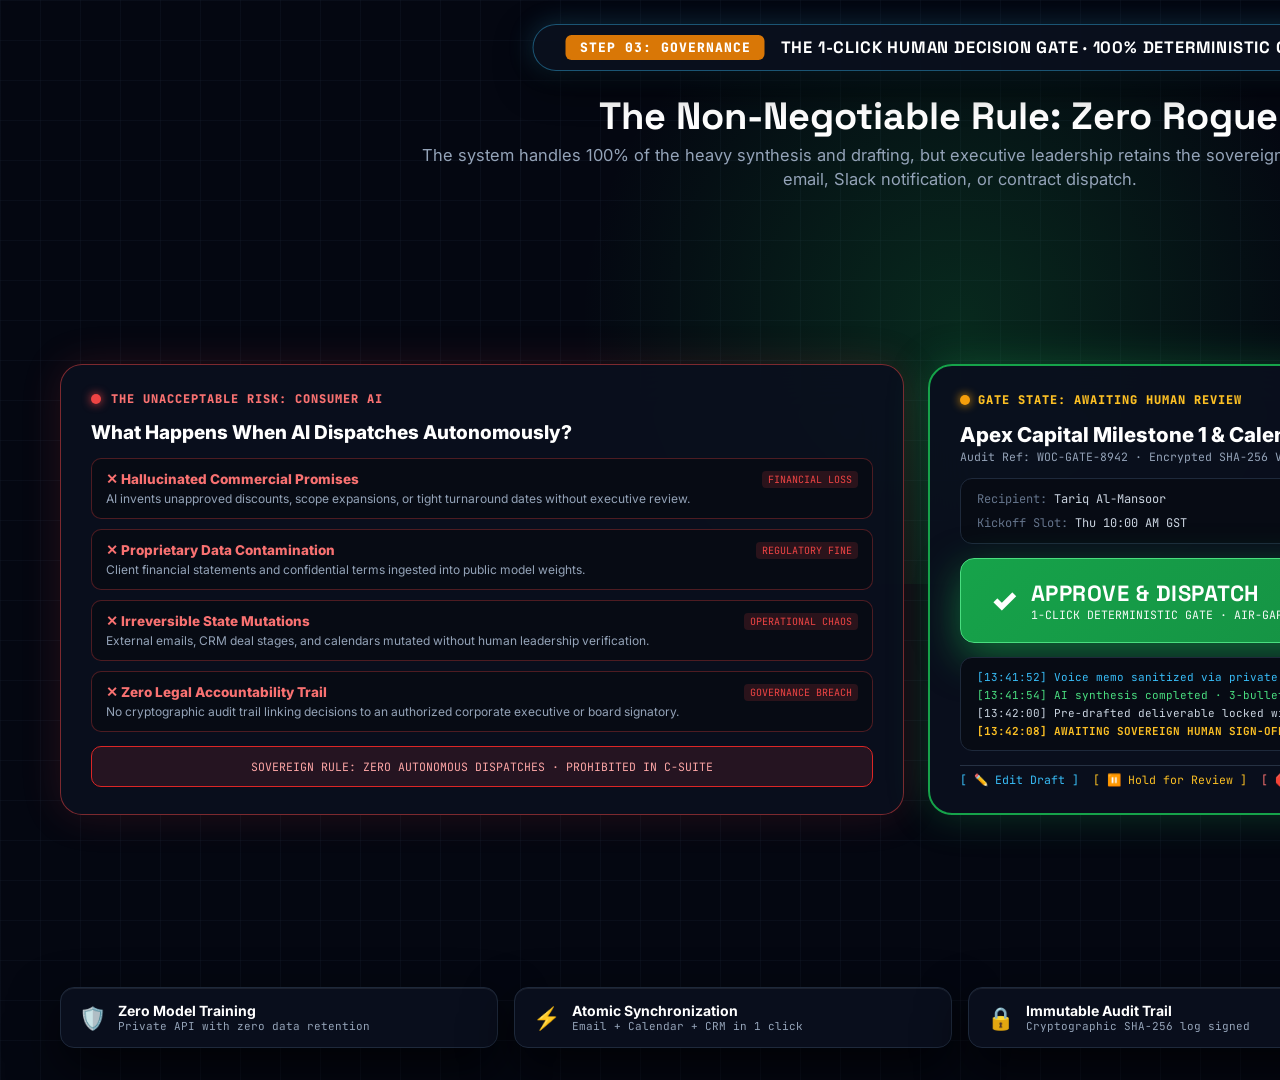
<file: assets/scenes/scene4.html>
<!DOCTYPE html>
<html lang="en">
<head>
<meta charset="UTF-8">
<style>
  @import url('https://fonts.googleapis.com/css2?family=Inter:wght@400;500;600;700;800&family=JetBrains+Mono:wght@500;700;800&family=Space+Grotesk:wght@600;700;800&family=Plus+Jakarta+Sans:wght@700;800&display=swap');
  * { box-sizing: border-box; margin: 0; padding: 0; }
  body {
    width: 1920px;
    height: 1080px;
    overflow: hidden;
    background: #040711;
    color: #F8FAFC;
    font-family: 'Inter', sans-serif;
    position: relative;
    -webkit-font-smoothing: antialiased;
    background-image: 
      linear-gradient(rgba(30, 41, 59, 0.22) 1px, transparent 1px),
      linear-gradient(90deg, rgba(30, 41, 59, 0.22) 1px, transparent 1px);
    background-size: 40px 40px;
  }
  .hud-pill {
    position: absolute;
    top: 24px;
    left: 50%;
    transform: translateX(-50%);
    background: rgba(10, 16, 30, 0.96);
    border: 1px solid rgba(56, 189, 248, 0.4);
    box-shadow: 0 12px 36px rgba(0,0,0,0.7), 0 0 24px rgba(56, 189, 248, 0.25);
    border-radius: 9999px;
    padding: 10px 32px;
    display: flex;
    align-items: center;
    gap: 16px;
    z-index: 50;
  }
  .hud-tag {
    font-family: 'JetBrains Mono', monospace;
    font-size: 13px;
    font-weight: 800;
    padding: 4px 14px;
    border-radius: 6px;
    letter-spacing: 1px;
    text-transform: uppercase;
  }
  .hud-title {
    font-family: 'Space Grotesk', sans-serif;
    font-size: 16.5px;
    font-weight: 700;
    letter-spacing: 0.8px;
    color: #FFFFFF;
  }
  .glass-card {
    background: rgba(10, 16, 30, 0.92);
    backdrop-filter: blur(24px);
    border: 1px solid rgba(51, 65, 85, 0.7);
    box-shadow: 0 20px 50px rgba(0, 0, 0, 0.7), inset 0 1px 0 rgba(255, 255, 255, 0.08);
  }
  .glow-cyan {
    box-shadow: 0 0 40px rgba(56, 189, 248, 0.25);
  }
  .glow-emerald {
    box-shadow: 0 0 40px rgba(34, 197, 94, 0.25);
  }
  .glow-amber {
    box-shadow: 0 0 40px rgba(245, 158, 11, 0.25);
  }
</style>
</head>

<body>
  <div style="position:absolute;top:30%;left:50%;transform:translate(-50%, -50%);width:950px;height:520px;background:radial-gradient(circle, rgba(22,163,74,0.22) 0%, transparent 70%);pointer-events:none;"></div>

  <div class="hud-pill">
    <span class="hud-tag" style="background:#D97706;color:#FFFFFF;">STEP 03: GOVERNANCE</span>
    <span class="hud-title">THE 1-CLICK HUMAN DECISION GATE · 100% DETERMINISTIC CONTROL</span>
  </div>

  <div style="position:absolute;top:92px;bottom:32px;left:60px;right:60px;display:flex;flex-direction:column;justify-content:space-between;gap:14px;">
    
    <!-- Title Area -->
    <div style="text-align:center;">
      <h2 style="font-family:'Space Grotesk';font-size:38px;font-weight:800;color:#FFFFFF;margin-bottom:4px;">The Non-Negotiable Rule: Zero Rogue AI</h2>
      <p style="font-size:16.5px;color:#94A3B8;line-height:1.45;max-width:1100px;margin:0 auto;">
        The system handles 100% of the heavy synthesis and drafting, but executive leadership retains the sovereign trigger before any external email, Slack notification, or contract dispatch.
      </p>
    </div>

    <!-- Center Stage: Grand Side-by-Side Contrast & Sovereign Approval Vault -->
    <div style="display:grid;grid-template-columns:0.95fr 1.05fr;gap:24px;align-items:stretch;">
      
      <!-- Left: The Unacceptable Risk of Rogue AI -->
      <div class="glass-card" style="border-radius:22px;padding:26px 30px;border:1.5px solid rgba(239,68,68,0.5);box-shadow:0 0 40px rgba(239,68,68,0.15);display:flex;flex-direction:column;gap:14px;">
        <div style="display:flex;align-items:center;gap:10px;">
          <span style="width:10px;height:10px;border-radius:50%;background:#EF4444;box-shadow:0 0 10px #EF4444;"></span>
          <span style="font-family:'JetBrains Mono';font-size:12px;font-weight:800;color:#F87171;text-transform:uppercase;letter-spacing:1px;">THE UNACCEPTABLE RISK: CONSUMER AI</span>
        </div>
        <div style="font-size:19px;font-weight:800;color:#FFFFFF;">What Happens When AI Dispatches Autonomously?</div>
        
        <!-- 4 Distinct Detailed Risk Blocks -->
        <div style="display:flex;flex-direction:column;gap:10px;">
          <div style="background:#070B14;border:1px solid rgba(239,68,68,0.3);padding:12px 14px;border-radius:10px;">
            <div style="display:flex;justify-content:space-between;align-items:center;">
              <span style="color:#F87171;font-weight:800;font-size:13.5px;">✕ Hallucinated Commercial Promises</span>
              <span style="font-family:'JetBrains Mono';font-size:10px;color:#EF4444;background:rgba(239,68,68,0.15);padding:2px 6px;border-radius:4px;">FINANCIAL LOSS</span>
            </div>
            <div style="font-size:12px;color:#94A3B8;margin-top:3px;">AI invents unapproved discounts, scope expansions, or tight turnaround dates without executive review.</div>
          </div>

          <div style="background:#070B14;border:1px solid rgba(239,68,68,0.3);padding:12px 14px;border-radius:10px;">
            <div style="display:flex;justify-content:space-between;align-items:center;">
              <span style="color:#F87171;font-weight:800;font-size:13.5px;">✕ Proprietary Data Contamination</span>
              <span style="font-family:'JetBrains Mono';font-size:10px;color:#EF4444;background:rgba(239,68,68,0.15);padding:2px 6px;border-radius:4px;">REGULATORY FINE</span>
            </div>
            <div style="font-size:12px;color:#94A3B8;margin-top:3px;">Client financial statements and confidential terms ingested into public model weights.</div>
          </div>

          <div style="background:#070B14;border:1px solid rgba(239,68,68,0.3);padding:12px 14px;border-radius:10px;">
            <div style="display:flex;justify-content:space-between;align-items:center;">
              <span style="color:#F87171;font-weight:800;font-size:13.5px;">✕ Irreversible State Mutations</span>
              <span style="font-family:'JetBrains Mono';font-size:10px;color:#EF4444;background:rgba(239,68,68,0.15);padding:2px 6px;border-radius:4px;">OPERATIONAL CHAOS</span>
            </div>
            <div style="font-size:12px;color:#94A3B8;margin-top:3px;">External emails, CRM deal stages, and calendars mutated without human leadership verification.</div>
          </div>

          <div style="background:#070B14;border:1px solid rgba(239,68,68,0.3);padding:12px 14px;border-radius:10px;">
            <div style="display:flex;justify-content:space-between;align-items:center;">
              <span style="color:#F87171;font-weight:800;font-size:13.5px;">✕ Zero Legal Accountability Trail</span>
              <span style="font-family:'JetBrains Mono';font-size:10px;color:#EF4444;background:rgba(239,68,68,0.15);padding:2px 6px;border-radius:4px;">GOVERNANCE BREACH</span>
            </div>
            <div style="font-size:12px;color:#94A3B8;margin-top:3px;">No cryptographic audit trail linking decisions to an authorized corporate executive or board signatory.</div>
          </div>
        </div>

        <div style="background:rgba(239,68,68,0.12);border:1px solid #DC2626;border-radius:10px;padding:12px 14px;font-family:'JetBrains Mono';font-size:11.5px;color:#FCA5A5;text-align:center;">
          SOVEREIGN RULE: ZERO AUTONOMOUS DISPATCHES · PROHIBITED IN C-SUITE
        </div>
      </div>

      <!-- Right: The Sovereign 1-Click Vault -->
      <div class="glass-card glow-emerald" style="border-radius:24px;padding:26px 30px;border:2px solid #16A34A;display:flex;flex-direction:column;gap:14px;">
        
        <div style="display:flex;justify-content:space-between;align-items:center;">
          <div style="display:flex;align-items:center;gap:8px;">
            <span style="width:10px;height:10px;border-radius:50%;background:#F59E0B;box-shadow:0 0 10px #F59E0B;"></span>
            <span style="font-family:'JetBrains Mono';font-size:12px;font-weight:800;color:#FBBF24;text-transform:uppercase;letter-spacing:1px;">GATE STATE: AWAITING HUMAN REVIEW</span>
          </div>
          <span style="font-family:'JetBrains Mono';font-size:11.5px;color:#4ADE80;font-weight:700;">DUBAI 13:42:08 GST</span>
        </div>

        <div>
          <div style="font-size:20.5px;font-weight:800;color:#FFFFFF;">Apex Capital Milestone 1 & Calendar Confirmation</div>
          <div style="font-family:'JetBrains Mono';font-size:11.5px;color:#94A3B8;margin-top:2px;">Audit Ref: WOC-GATE-8942 · Encrypted SHA-256 Validated · Ready to Dispatch</div>
        </div>

        <!-- Action Payload Summary Box -->
        <div style="background:#070B14;border:1px solid #1E293B;border-radius:12px;padding:12px 16px;font-family:'JetBrains Mono';font-size:12px;color:#CBD5E1;display:grid;grid-template-columns:1fr 1fr;gap:8px;">
          <div><span style="color:#64748B;">Recipient:</span> Tariq Al-Mansoor</div>
          <div><span style="color:#64748B;">Milestone:</span> $50,000 USD</div>
          <div><span style="color:#64748B;">Kickoff Slot:</span> Thu 10:00 AM GST</div>
          <div><span style="color:#64748B;">Sync Stack:</span> Gmail + Cal + ClickUp</div>
        </div>

        <!-- The Sovereign 3D Button -->
        <div style="background:linear-gradient(135deg, #16A34A 0%, #15803D 100%);color:#FFFFFF;padding:20px 30px;border-radius:14px;box-shadow:0 14px 40px rgba(22,163,74,0.6);border:1.5px solid #4ADE80;display:flex;align-items:center;justify-content:space-between;cursor:pointer;">
          <div style="display:flex;align-items:center;gap:14px;">
            <span style="font-size:30px;font-weight:900;">✓</span>
            <div>
              <div style="font-family:'Space Grotesk';font-size:22px;font-weight:800;letter-spacing:0.5px;">APPROVE & DISPATCH</div>
              <div style="font-family:'JetBrains Mono';font-size:11.5px;opacity:0.95;">1-CLICK DETERMINISTIC GATE · AIR-GAPPED TRANSMISSION</div>
            </div>
          </div>
          <span style="background:rgba(255,255,255,0.2);padding:6px 12px;border-radius:6px;font-family:'JetBrains Mono';font-size:11.5px;font-weight:800;">100% SAFE</span>
        </div>

        <!-- Live Audit Trail Log Preview -->
        <div style="background:#070B14;border:1px solid #1E293B;border-radius:12px;padding:12px 16px;font-family:'JetBrains Mono';font-size:11px;color:#94A3B8;display:flex;flex-direction:column;gap:4px;">
          <div style="color:#38BDF8;">[13:41:52] Voice memo sanitized via private Whisper VPC (1.18s)</div>
          <div style="color:#4ADE80;">[13:41:54] AI synthesis completed · 3-bullet digest grounded (100%)</div>
          <div style="color:#CBD5E1;">[13:42:00] Pre-drafted deliverable locked with SHA-256 hash</div>
          <div style="color:#FBBF24;font-weight:700;">[13:42:08] AWAITING SOVEREIGN HUMAN SIGN-OFF BEFORE OUTBOX RELEASE</div>
        </div>

        <!-- Secondary Controls & Security Guarantee -->
        <div style="display:flex;justify-content:space-between;align-items:center;padding-top:6px;border-top:1px solid rgba(51,65,85,0.7);font-family:'JetBrains Mono';font-size:11.5px;color:#86EFAC;">
          <div style="display:flex;gap:14px;">
            <span style="color:#38BDF8;cursor:pointer;">[ ✏️ Edit Draft ]</span>
            <span style="color:#FBBF24;cursor:pointer;">[ ⏸️ Hold for Review ]</span>
            <span style="color:#F87171;cursor:pointer;">[ 🛑 Reject ]</span>
          </div>
          <span>🔒 Air-gapped lock. Zero mutations occur until click.</span>
        </div>
      </div>

    </div>

    <!-- Governance Badges Across Bottom (Grid 4 items, full width) -->
    <div style="display:grid;grid-template-columns:repeat(4, 1fr);gap:16px;">
      <div class="glass-card" style="border-radius:14px;padding:14px 18px;display:flex;align-items:center;gap:12px;border:1px solid #1E293B;">
        <span style="color:#4ADE80;font-size:22px;">🛡️</span>
        <div>
          <div style="font-size:14px;font-weight:700;color:#FFFFFF;">Zero Model Training</div>
          <div style="font-family:'JetBrains Mono';font-size:11px;color:#94A3B8;">Private API with zero data retention</div>
        </div>
      </div>

      <div class="glass-card" style="border-radius:14px;padding:14px 18px;display:flex;align-items:center;gap:12px;border:1px solid #1E293B;">
        <span style="color:#38BDF8;font-size:22px;">⚡</span>
        <div>
          <div style="font-size:14px;font-weight:700;color:#FFFFFF;">Atomic Synchronization</div>
          <div style="font-family:'JetBrains Mono';font-size:11px;color:#94A3B8;">Email + Calendar + CRM in 1 click</div>
        </div>
      </div>

      <div class="glass-card" style="border-radius:14px;padding:14px 18px;display:flex;align-items:center;gap:12px;border:1px solid #1E293B;">
        <span style="color:#FBBF24;font-size:22px;">🔒</span>
        <div>
          <div style="font-size:14px;font-weight:700;color:#FFFFFF;">Immutable Audit Trail</div>
          <div style="font-family:'JetBrains Mono';font-size:11px;color:#94A3B8;">Cryptographic SHA-256 log signed</div>
        </div>
      </div>

      <div class="glass-card" style="border-radius:14px;padding:14px 18px;display:flex;align-items:center;gap:12px;border:1px solid #1E293B;">
        <span style="color:#C084FC;font-size:22px;">⚖️</span>
        <div>
          <div style="font-size:14px;font-weight:700;color:#FFFFFF;">UAE & DIFC Compliant</div>
          <div style="font-family:'JetBrains Mono';font-size:11px;color:#94A3B8;">Law No. 45/2021 Data Protection Ready</div>
        </div>
      </div>
    </div>

  </div>
</body>
</html>
</file>
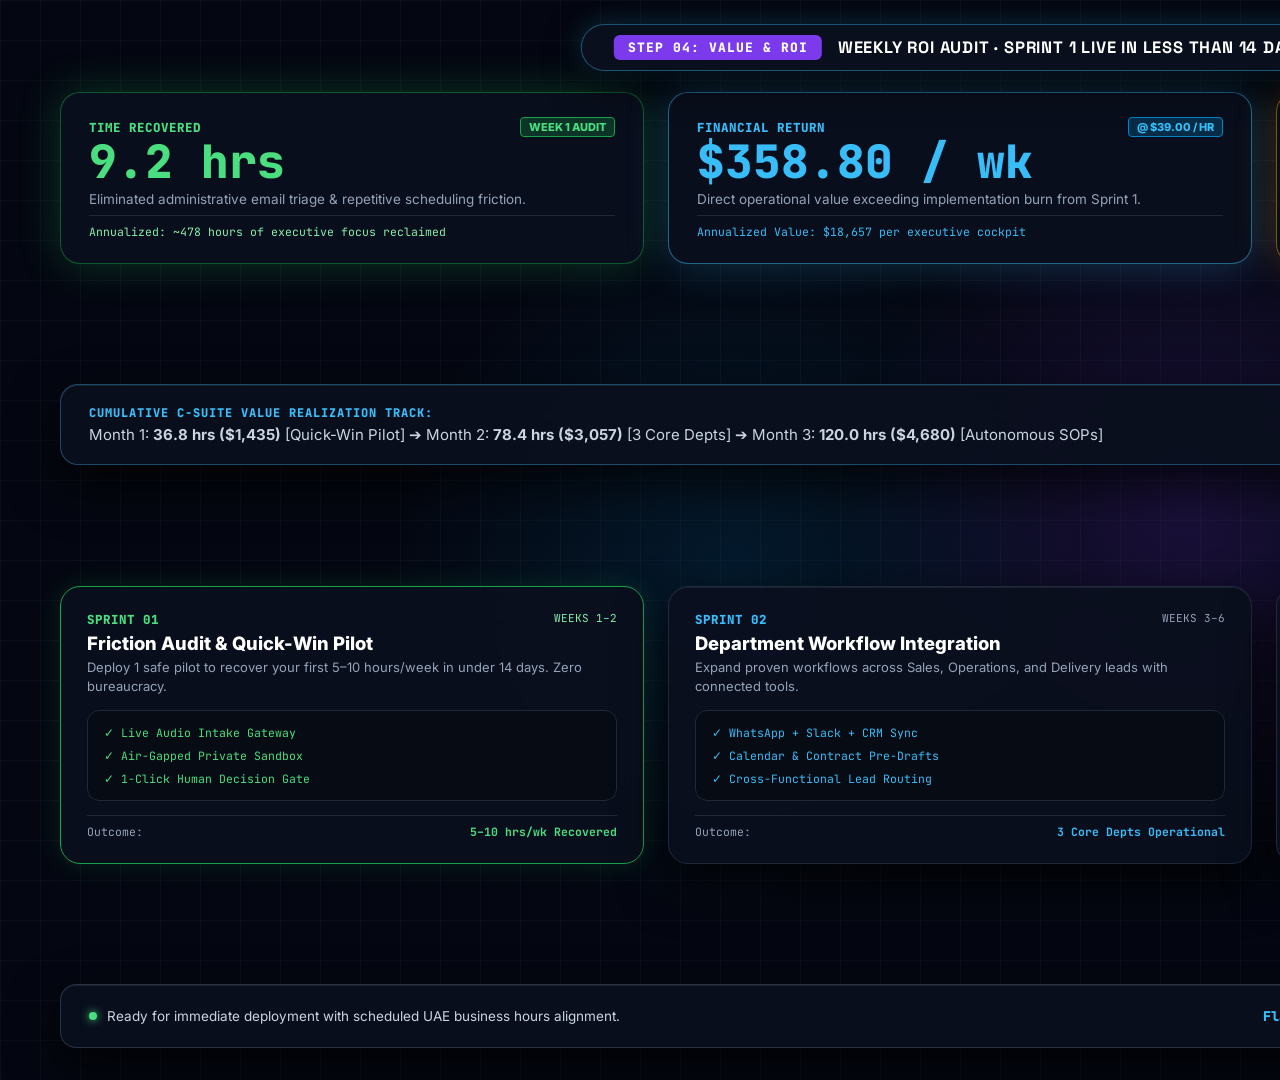
<file: assets/scenes/scene5.html>
<!DOCTYPE html>
<html lang="en">
<head>
<meta charset="UTF-8">
<style>
  @import url('https://fonts.googleapis.com/css2?family=Inter:wght@400;500;600;700;800&family=JetBrains+Mono:wght@500;700;800&family=Space+Grotesk:wght@600;700;800&family=Plus+Jakarta+Sans:wght@700;800&display=swap');
  * { box-sizing: border-box; margin: 0; padding: 0; }
  body {
    width: 1920px;
    height: 1080px;
    overflow: hidden;
    background: #040711;
    color: #F8FAFC;
    font-family: 'Inter', sans-serif;
    position: relative;
    -webkit-font-smoothing: antialiased;
    background-image: 
      linear-gradient(rgba(30, 41, 59, 0.22) 1px, transparent 1px),
      linear-gradient(90deg, rgba(30, 41, 59, 0.22) 1px, transparent 1px);
    background-size: 40px 40px;
  }
  .hud-pill {
    position: absolute;
    top: 24px;
    left: 50%;
    transform: translateX(-50%);
    background: rgba(10, 16, 30, 0.96);
    border: 1px solid rgba(56, 189, 248, 0.4);
    box-shadow: 0 12px 36px rgba(0,0,0,0.7), 0 0 24px rgba(56, 189, 248, 0.25);
    border-radius: 9999px;
    padding: 10px 32px;
    display: flex;
    align-items: center;
    gap: 16px;
    z-index: 50;
  }
  .hud-tag {
    font-family: 'JetBrains Mono', monospace;
    font-size: 13px;
    font-weight: 800;
    padding: 4px 14px;
    border-radius: 6px;
    letter-spacing: 1px;
    text-transform: uppercase;
  }
  .hud-title {
    font-family: 'Space Grotesk', sans-serif;
    font-size: 16.5px;
    font-weight: 700;
    letter-spacing: 0.8px;
    color: #FFFFFF;
  }
  .glass-card {
    background: rgba(10, 16, 30, 0.92);
    backdrop-filter: blur(24px);
    border: 1px solid rgba(51, 65, 85, 0.7);
    box-shadow: 0 20px 50px rgba(0, 0, 0, 0.7), inset 0 1px 0 rgba(255, 255, 255, 0.08);
  }
  .glow-cyan {
    box-shadow: 0 0 40px rgba(56, 189, 248, 0.25);
  }
  .glow-emerald {
    box-shadow: 0 0 40px rgba(34, 197, 94, 0.25);
  }
  .glow-amber {
    box-shadow: 0 0 40px rgba(245, 158, 11, 0.25);
  }
</style>
</head>

<body>
  <div style="position:absolute;top:15%;right:20%;width:700px;height:700px;background:radial-gradient(circle, rgba(124,58,237,0.18) 0%, transparent 70%);pointer-events:none;"></div>
  <div style="position:absolute;bottom:15%;left:20%;width:700px;height:700px;background:radial-gradient(circle, rgba(2,132,199,0.15) 0%, transparent 70%);pointer-events:none;"></div>

  <div class="hud-pill">
    <span class="hud-tag" style="background:#7C3AED;color:#FFFFFF;">STEP 04: VALUE & ROI</span>
    <span class="hud-title">WEEKLY ROI AUDIT · SPRINT 1 LIVE IN LESS THAN 14 DAYS</span>
  </div>

  <div style="position:absolute;top:92px;bottom:32px;left:60px;right:60px;display:flex;flex-direction:column;justify-content:space-between;gap:16px;">
    
    <!-- Top: 3 Big Metrics Cards -->
    <div style="display:grid;grid-template-columns:repeat(3, 1fr);gap:24px;">
      
      <div class="glass-card glow-emerald" style="border-radius:20px;padding:24px 28px;border:1.5px solid rgba(22,163,74,0.5);">
        <div style="display:flex;justify-content:space-between;align-items:center;margin-bottom:2px;">
          <span style="font-family:'JetBrains Mono';font-size:12.5px;font-weight:800;color:#4ADE80;text-transform:uppercase;">Time Recovered</span>
          <span style="background:rgba(22,163,74,0.25);color:#4ADE80;font-size:11px;font-weight:800;padding:2px 8px;border-radius:4px;border:1px solid #16A34A;">WEEK 1 AUDIT</span>
        </div>
        <div style="font-family:'JetBrains Mono';font-size:46px;font-weight:800;color:#4ADE80;line-height:1;">9.2 hrs</div>
        <div style="font-size:13.5px;color:#94A3B8;margin-top:6px;">Eliminated administrative email triage & repetitive scheduling friction.</div>
        <div style="font-family:'JetBrains Mono';font-size:11.5px;color:#86EFAC;margin-top:8px;padding-top:8px;border-top:1px solid #1E293B;">
          Annualized: ~478 hours of executive focus reclaimed
        </div>
      </div>

      <div class="glass-card glow-cyan" style="border-radius:20px;padding:24px 28px;border:1.5px solid rgba(56,189,248,0.5);">
        <div style="display:flex;justify-content:space-between;align-items:center;margin-bottom:2px;">
          <span style="font-family:'JetBrains Mono';font-size:12.5px;font-weight:800;color:#38BDF8;text-transform:uppercase;">Financial Return</span>
          <span style="background:rgba(2,132,199,0.25);color:#38BDF8;font-size:11px;font-weight:800;padding:2px 8px;border-radius:4px;border:1px solid #0284C7;">@ $39.00 / HR</span>
        </div>
        <div style="font-family:'JetBrains Mono';font-size:46px;font-weight:800;color:#38BDF8;line-height:1;">$358.80 / wk</div>
        <div style="font-size:13.5px;color:#94A3B8;margin-top:6px;">Direct operational value exceeding implementation burn from Sprint 1.</div>
        <div style="font-family:'JetBrains Mono';font-size:11.5px;color:#38BDF8;margin-top:8px;padding-top:8px;border-top:1px solid #1E293B;">
          Annualized Value: $18,657 per executive cockpit
        </div>
      </div>

      <div class="glass-card glow-amber" style="border-radius:20px;padding:24px 28px;border:1.5px solid rgba(245,158,11,0.5);">
        <div style="display:flex;justify-content:space-between;align-items:center;margin-bottom:2px;">
          <span style="font-family:'JetBrains Mono';font-size:12.5px;font-weight:800;color:#FBBF24;text-transform:uppercase;">Safety & Governance</span>
          <span style="background:rgba(217,119,6,0.25);color:#FBBF24;font-size:11px;font-weight:800;padding:2px 8px;border-radius:4px;border:1px solid #D97706;">ZERO INCIDENTS</span>
        </div>
        <div style="font-family:'JetBrains Mono';font-size:46px;font-weight:800;color:#FBBF24;line-height:1;">100.0%</div>
        <div style="font-size:13.5px;color:#94A3B8;margin-top:6px;">Human-in-the-loop compliance across all external email and contract dispatches.</div>
        <div style="font-family:'JetBrains Mono';font-size:11.5px;color:#FBBF24;margin-top:8px;padding-top:8px;border-top:1px solid #1E293B;">
          Audit Trail: 100% Cryptographically Logged
        </div>
      </div>

    </div>

    <!-- Center: Cumulative Growth Projection Track -->
    <div class="glass-card" style="border-radius:18px;padding:20px 28px;border:1px solid rgba(56,189,248,0.35);display:flex;justify-content:space-between;align-items:center;">
      <div>
        <span style="font-family:'JetBrains Mono';font-size:12px;font-weight:800;color:#38BDF8;text-transform:uppercase;letter-spacing:1px;display:block;margin-bottom:3px;">CUMULATIVE C-SUITE VALUE REALIZATION TRACK:</span>
        <span style="font-size:15px;color:#CBD5E1;">
          Month 1: <strong>36.8 hrs ($1,435)</strong> [Quick-Win Pilot] ➔ 
          Month 2: <strong>78.4 hrs ($3,057)</strong> [3 Core Depts] ➔ 
          Month 3: <strong>120.0 hrs ($4,680)</strong> [Autonomous SOPs]
        </span>
      </div>
      <div style="display:flex;align-items:center;gap:12px;">
        <span style="font-family:'JetBrains Mono';font-size:12.5px;color:#4ADE80;font-weight:800;background:rgba(22,163,74,0.2);padding:6px 14px;border-radius:8px;border:1px solid #16A34A;">10x NET ROI PROJECTION</span>
      </div>
    </div>

    <!-- Middle: 3-Sprint Roadmap Cards -->
    <div style="display:grid;grid-template-columns:repeat(3, 1fr);gap:24px;">
      
      <!-- Sprint 1 -->
      <div class="glass-card" style="border-radius:20px;padding:24px 26px;border:1.5px solid #16A34A;box-shadow:0 0 25px rgba(22,163,74,0.18);display:flex;flex-direction:column;gap:14px;">
        <div>
          <div style="display:flex;justify-content:space-between;margin-bottom:4px;">
            <span style="font-family:'JetBrains Mono';font-size:12.5px;font-weight:800;color:#4ADE80;">SPRINT 01</span>
            <span style="font-family:'JetBrains Mono';font-size:11px;color:#86EFAC;">WEEKS 1–2</span>
          </div>
          <div style="font-size:18.5px;font-weight:800;color:#FFFFFF;margin-bottom:4px;">Friction Audit & Quick-Win Pilot</div>
          <div style="font-size:13px;color:#94A3B8;line-height:1.45;">Deploy 1 safe pilot to recover your first 5–10 hours/week in under 14 days. Zero bureaucracy.</div>
        </div>

        <div style="background:#070B14;border:1px solid #1E293B;border-radius:12px;padding:14px 16px;display:flex;flex-direction:column;gap:8px;font-family:'JetBrains Mono';font-size:11.5px;">
          <div style="color:#4ADE80;">✓ Live Audio Intake Gateway</div>
          <div style="color:#4ADE80;">✓ Air-Gapped Private Sandbox</div>
          <div style="color:#4ADE80;">✓ 1-Click Human Decision Gate</div>
        </div>

        <div style="display:flex;justify-content:space-between;align-items:center;padding-top:8px;border-top:1px solid #1E293B;font-family:'JetBrains Mono';font-size:11.5px;">
          <span style="color:#94A3B8;">Outcome:</span>
          <span style="color:#4ADE80;font-weight:700;">5–10 hrs/wk Recovered</span>
        </div>
      </div>

      <!-- Sprint 2 -->
      <div class="glass-card" style="border-radius:20px;padding:24px 26px;border:1px solid #1E293B;display:flex;flex-direction:column;gap:14px;">
        <div>
          <div style="display:flex;justify-content:space-between;margin-bottom:4px;">
            <span style="font-family:'JetBrains Mono';font-size:12.5px;font-weight:800;color:#38BDF8;">SPRINT 02</span>
            <span style="font-family:'JetBrains Mono';font-size:11px;color:#94A3B8;">WEEKS 3–6</span>
          </div>
          <div style="font-size:18.5px;font-weight:800;color:#FFFFFF;margin-bottom:4px;">Department Workflow Integration</div>
          <div style="font-size:13px;color:#94A3B8;line-height:1.45;">Expand proven workflows across Sales, Operations, and Delivery leads with connected tools.</div>
        </div>

        <div style="background:#070B14;border:1px solid #1E293B;border-radius:12px;padding:14px 16px;display:flex;flex-direction:column;gap:8px;font-family:'JetBrains Mono';font-size:11.5px;">
          <div style="color:#38BDF8;">✓ WhatsApp + Slack + CRM Sync</div>
          <div style="color:#38BDF8;">✓ Calendar & Contract Pre-Drafts</div>
          <div style="color:#38BDF8;">✓ Cross-Functional Lead Routing</div>
        </div>

        <div style="display:flex;justify-content:space-between;align-items:center;padding-top:8px;border-top:1px solid #1E293B;font-family:'JetBrains Mono';font-size:11.5px;">
          <span style="color:#94A3B8;">Outcome:</span>
          <span style="color:#38BDF8;font-weight:700;">3 Core Depts Operational</span>
        </div>
      </div>

      <!-- Sprint 3 -->
      <div class="glass-card" style="border-radius:20px;padding:24px 26px;border:1px solid #1E293B;display:flex;flex-direction:column;gap:14px;">
        <div>
          <div style="display:flex;justify-content:space-between;margin-bottom:4px;">
            <span style="font-family:'JetBrains Mono';font-size:12.5px;font-weight:800;color:#C084FC;">SPRINT 03</span>
            <span style="font-family:'JetBrains Mono';font-size:11px;color:#94A3B8;">WEEKS 7–12</span>
          </div>
          <div style="font-size:18.5px;font-weight:800;color:#FFFFFF;margin-bottom:4px;">Living SOPs & Team Autonomy</div>
          <div style="font-size:13px;color:#94A3B8;line-height:1.45;">Document all workflows into living Playbooks. Zero vendor lock-in: your team retains mastery.</div>
        </div>

        <div style="background:#070B14;border:1px solid #1E293B;border-radius:12px;padding:14px 16px;display:flex;flex-direction:column;gap:8px;font-family:'JetBrains Mono';font-size:11.5px;">
          <div style="color:#C084FC;">✓ Markdown Architecture Docs</div>
          <div style="color:#C084FC;">✓ Self-Healing Error Watchdogs</div>
          <div style="color:#C084FC;">✓ 100% Client Team Ownership</div>
        </div>

        <div style="display:flex;justify-content:space-between;align-items:center;padding-top:8px;border-top:1px solid #1E293B;font-family:'JetBrains Mono';font-size:11.5px;">
          <span style="color:#94A3B8;">Outcome:</span>
          <span style="color:#C084FC;font-weight:700;">Zero Vendor Lock-In</span>
        </div>
      </div>

    </div>

    <!-- Bottom Ribbon with High-Impact Upwork CTA -->
    <div class="glass-card" style="border-radius:16px;padding:16px 28px;display:flex;justify-content:space-between;align-items:center;">
      <div style="display:flex;align-items:center;gap:10px;">
        <span style="width:8px;height:8px;border-radius:50%;background:#4ADE80;box-shadow:0 0 8px #4ADE80;"></span>
        <span style="font-size:13.5px;color:#CBD5E1;">Ready for immediate deployment with scheduled UAE business hours alignment.</span>
      </div>
      <div style="font-family:'JetBrains Mono';font-size:13.5px;font-weight:800;color:#38BDF8;display:flex;align-items:center;gap:14px;">
        <span>Flávio Barros · Upwork Expert Tier ($39/hr)</span>
        <span style="background:rgba(2,132,199,0.25);border:1px solid #0284C7;color:#38BDF8;padding:5px 12px;border-radius:6px;">Start Pilot &lt; 14 Days →</span>
      </div>
    </div>

  </div>
</body>
</html>
</file>
